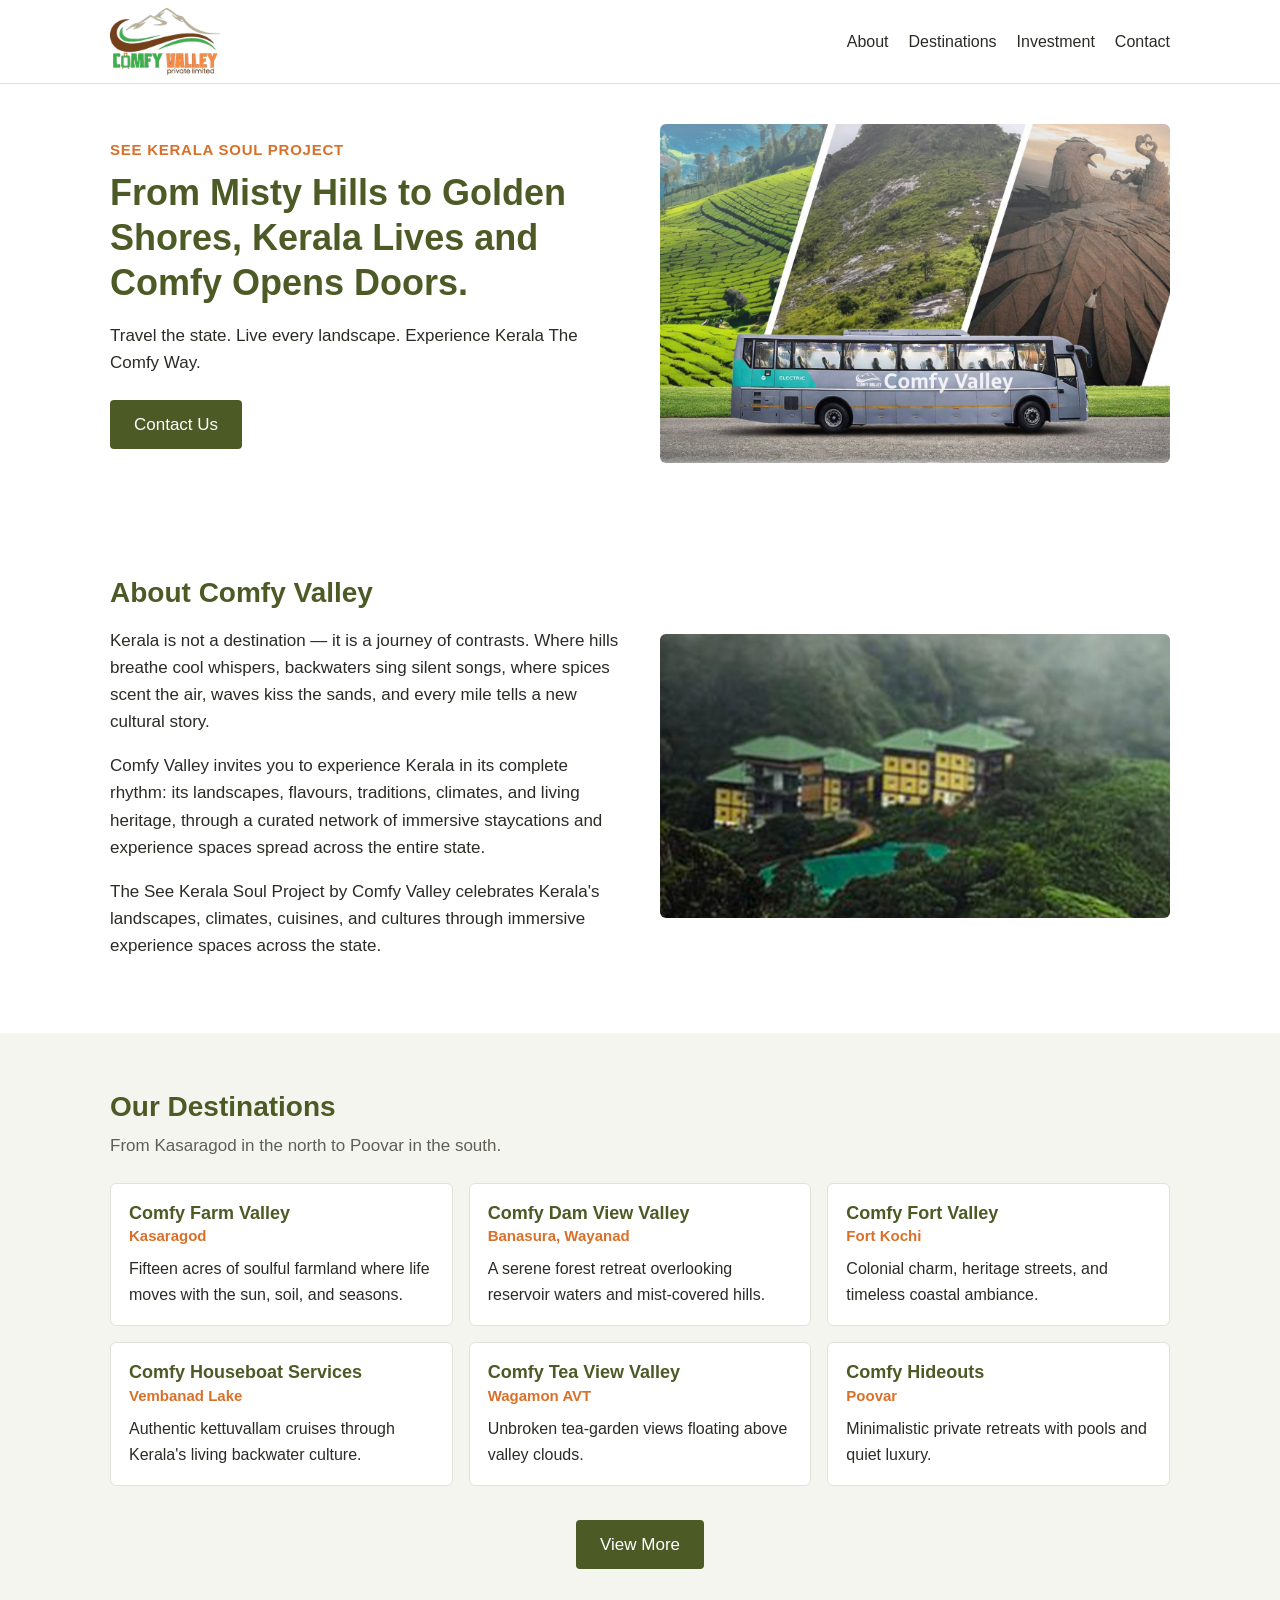
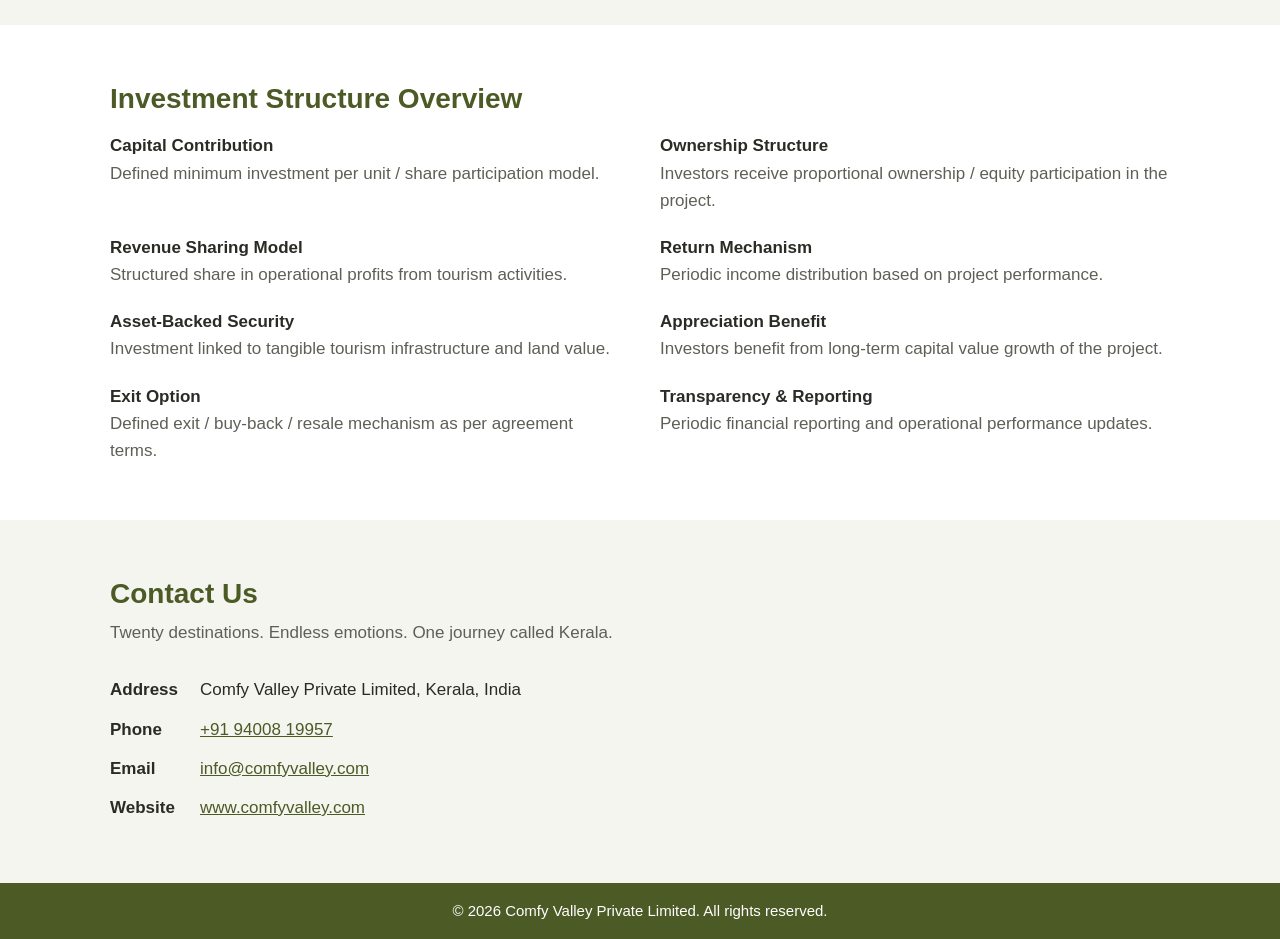
<file: index.html>
<!DOCTYPE html>
<html lang="en">
<head>
  <meta charset="utf-8">
  <meta name="viewport" content="width=device-width, initial-scale=1">
  <title>Comfy Valley Private Limited | See Kerala Soul Project</title>
  <meta name="description" content="Comfy Valley invites you to experience Kerala through a curated network of immersive staycations and experience spaces across the entire state.">
  <link rel="icon" href="images/favicon.png">
  <link rel="stylesheet" href="style.css">
</head>
<body>

  <header class="site-header">
    <div class="wrap header-row">
      <a href="#top"><img class="logo" src="images/logo.png" alt="Comfy Valley Private Limited" width="300" height="184"></a>
      <nav>
        <a href="#about">About</a>
        <a href="#destinations">Destinations</a>
        <a href="#investment">Investment</a>
        <a href="#contact">Contact</a>
      </nav>
    </div>
  </header>

  <main id="top">

    <section class="hero">
      <div class="wrap hero-row">
        <div>
          <p class="eyebrow">See Kerala Soul Project</p>
          <h1>From Misty Hills to Golden Shores, Kerala Lives and Comfy Opens Doors.</h1>
          <p>Travel the state. Live every landscape. Experience Kerala The Comfy Way.</p>
          <a class="btn" href="#contact">Contact Us</a>
        </div>
        <img src="images/hero.jpg" alt="Comfy Valley electric bus in front of Kerala's tea hills, green peaks and the Jatayu statue" width="1400" height="926">
      </div>
    </section>

    <section id="about">
      <div class="wrap about-row">
        <div>
          <h2>About Comfy Valley</h2>
          <p>Kerala is not a destination &mdash; it is a journey of contrasts. Where hills breathe cool whispers, backwaters sing silent songs, where spices scent the air, waves kiss the sands, and every mile tells a new cultural story.</p>
          <p>Comfy Valley invites you to experience Kerala in its complete rhythm: its landscapes, flavours, traditions, climates, and living heritage, through a curated network of immersive staycations and experience spaces spread across the entire state.</p>
          <p>The See Kerala Soul Project by Comfy Valley celebrates Kerala's landscapes, climates, cuisines, and cultures through immersive experience spaces across the state.</p>
        </div>
        <img src="images/resort.jpg" alt="Hillside stay surrounded by mist and green forest" width="1000" height="557" loading="lazy">
      </div>
    </section>

    <section id="destinations" class="tinted">
      <div class="wrap">
        <h2>Our Destinations</h2>
        <p class="lead">From Kasaragod in the north to Poovar in the south.</p>
        <div class="grid">
          <article class="card"><h3>Comfy Farm Valley</h3><p class="place">Kasaragod</p><p>Fifteen acres of soulful farmland where life moves with the sun, soil, and seasons.</p></article>
          <article class="card"><h3>Comfy Dam View Valley</h3><p class="place">Banasura, Wayanad</p><p>A serene forest retreat overlooking reservoir waters and mist-covered hills.</p></article>
          <article class="card"><h3>Comfy Fort Valley</h3><p class="place">Fort Kochi</p><p>Colonial charm, heritage streets, and timeless coastal ambiance.</p></article>
          <article class="card"><h3>Comfy Houseboat Services</h3><p class="place">Vembanad Lake</p><p>Authentic kettuvallam cruises through Kerala's living backwater culture.</p></article>
          <article class="card"><h3>Comfy Tea View Valley</h3><p class="place">Wagamon AVT</p><p>Unbroken tea-garden views floating above valley clouds.</p></article>
          <article class="card"><h3>Comfy Hideouts</h3><p class="place">Poovar</p><p>Minimalistic private retreats with pools and quiet luxury.</p></article>
        </div>
        <p class="more"><a class="btn" href="destinations.html">View More</a></p>
      </div>
    </section>

    <section id="investment">
      <div class="wrap">
        <h2>Investment Structure Overview</h2>
        <dl class="terms">
          <div><dt>Capital Contribution</dt><dd>Defined minimum investment per unit / share participation model.</dd></div>
          <div><dt>Ownership Structure</dt><dd>Investors receive proportional ownership / equity participation in the project.</dd></div>
          <div><dt>Revenue Sharing Model</dt><dd>Structured share in operational profits from tourism activities.</dd></div>
          <div><dt>Return Mechanism</dt><dd>Periodic income distribution based on project performance.</dd></div>
          <div><dt>Asset-Backed Security</dt><dd>Investment linked to tangible tourism infrastructure and land value.</dd></div>
          <div><dt>Appreciation Benefit</dt><dd>Investors benefit from long-term capital value growth of the project.</dd></div>
          <div><dt>Exit Option</dt><dd>Defined exit / buy-back / resale mechanism as per agreement terms.</dd></div>
          <div><dt>Transparency &amp; Reporting</dt><dd>Periodic financial reporting and operational performance updates.</dd></div>
        </dl>
      </div>
    </section>

    <section id="contact" class="tinted">
      <div class="wrap">
        <h2>Contact Us</h2>
        <p class="lead">Twenty destinations. Endless emotions. One journey called Kerala.</p>
        <ul class="contact">
          <li><span>Address</span>Comfy Valley Private Limited, Kerala, India</li>
          <li><span>Phone</span><a href="tel:+919400819957">+91 94008 19957</a></li>
          <li><span>Email</span><a href="mailto:info@comfyvalley.com">info@comfyvalley.com</a></li>
          <li><span>Website</span><a href="https://www.comfyvalley.com">www.comfyvalley.com</a></li>
        </ul>
      </div>
    </section>

  </main>

  <footer class="site-footer">
    <div class="wrap">&copy; 2026 Comfy Valley Private Limited. All rights reserved.</div>
  </footer>

</body>
</html>
</file>
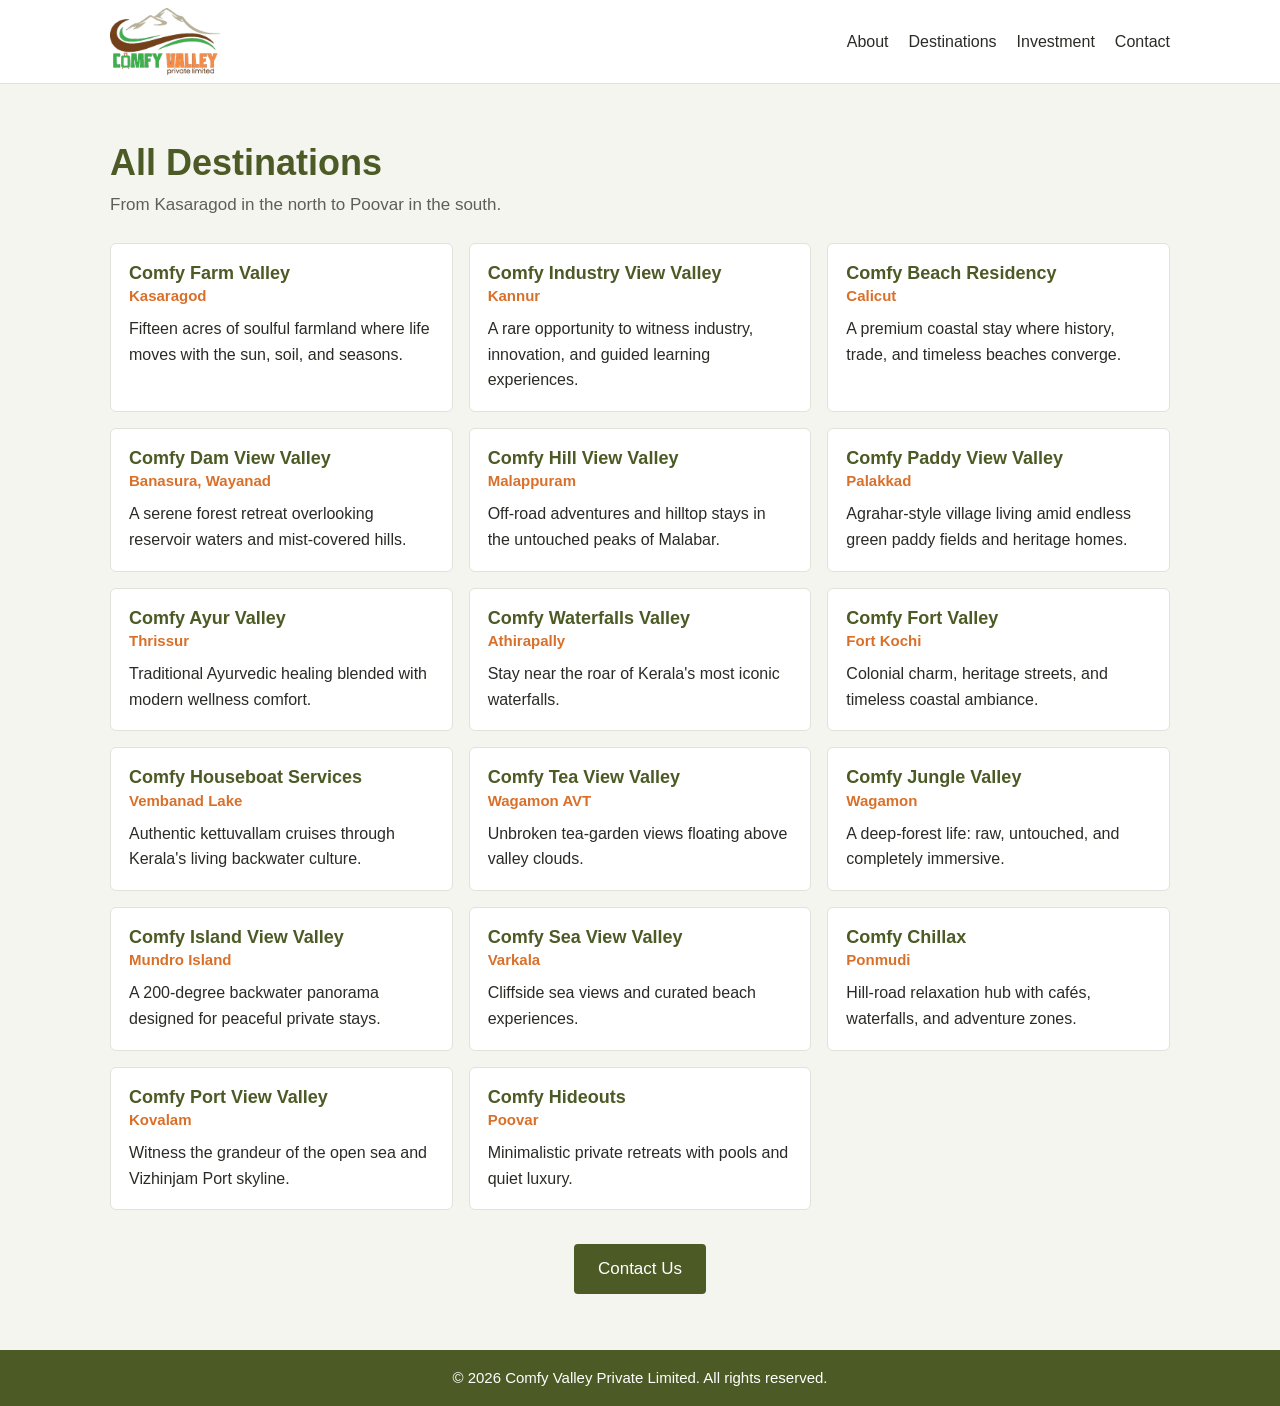
<file: destinations.html>
<!DOCTYPE html>
<html lang="en">
<head>
  <meta charset="utf-8">
  <meta name="viewport" content="width=device-width, initial-scale=1">
  <title>All Destinations | Comfy Valley Private Limited</title>
  <meta name="description" content="All Comfy Valley destinations across Kerala, from Kasaragod in the north to Poovar in the south.">
  <link rel="icon" href="images/favicon.png">
  <link rel="stylesheet" href="style.css">
</head>
<body>

  <header class="site-header">
    <div class="wrap header-row">
      <a href="index.html"><img class="logo" src="images/logo.png" alt="Comfy Valley Private Limited" width="300" height="184"></a>
      <nav>
        <a href="index.html#about">About</a>
        <a href="destinations.html">Destinations</a>
        <a href="index.html#investment">Investment</a>
        <a href="index.html#contact">Contact</a>
      </nav>
    </div>
  </header>

  <main>
    <section class="tinted">
      <div class="wrap">
        <h1>All Destinations</h1>
        <p class="lead">From Kasaragod in the north to Poovar in the south.</p>
        <div class="grid">
          <article class="card"><h3>Comfy Farm Valley</h3><p class="place">Kasaragod</p><p>Fifteen acres of soulful farmland where life moves with the sun, soil, and seasons.</p></article>
          <article class="card"><h3>Comfy Industry View Valley</h3><p class="place">Kannur</p><p>A rare opportunity to witness industry, innovation, and guided learning experiences.</p></article>
          <article class="card"><h3>Comfy Beach Residency</h3><p class="place">Calicut</p><p>A premium coastal stay where history, trade, and timeless beaches converge.</p></article>
          <article class="card"><h3>Comfy Dam View Valley</h3><p class="place">Banasura, Wayanad</p><p>A serene forest retreat overlooking reservoir waters and mist-covered hills.</p></article>
          <article class="card"><h3>Comfy Hill View Valley</h3><p class="place">Malappuram</p><p>Off-road adventures and hilltop stays in the untouched peaks of Malabar.</p></article>
          <article class="card"><h3>Comfy Paddy View Valley</h3><p class="place">Palakkad</p><p>Agrahar-style village living amid endless green paddy fields and heritage homes.</p></article>
          <article class="card"><h3>Comfy Ayur Valley</h3><p class="place">Thrissur</p><p>Traditional Ayurvedic healing blended with modern wellness comfort.</p></article>
          <article class="card"><h3>Comfy Waterfalls Valley</h3><p class="place">Athirapally</p><p>Stay near the roar of Kerala's most iconic waterfalls.</p></article>
          <article class="card"><h3>Comfy Fort Valley</h3><p class="place">Fort Kochi</p><p>Colonial charm, heritage streets, and timeless coastal ambiance.</p></article>
          <article class="card"><h3>Comfy Houseboat Services</h3><p class="place">Vembanad Lake</p><p>Authentic kettuvallam cruises through Kerala's living backwater culture.</p></article>
          <article class="card"><h3>Comfy Tea View Valley</h3><p class="place">Wagamon AVT</p><p>Unbroken tea-garden views floating above valley clouds.</p></article>
          <article class="card"><h3>Comfy Jungle Valley</h3><p class="place">Wagamon</p><p>A deep-forest life: raw, untouched, and completely immersive.</p></article>
          <article class="card"><h3>Comfy Island View Valley</h3><p class="place">Mundro Island</p><p>A 200-degree backwater panorama designed for peaceful private stays.</p></article>
          <article class="card"><h3>Comfy Sea View Valley</h3><p class="place">Varkala</p><p>Cliffside sea views and curated beach experiences.</p></article>
          <article class="card"><h3>Comfy Chillax</h3><p class="place">Ponmudi</p><p>Hill-road relaxation hub with caf&eacute;s, waterfalls, and adventure zones.</p></article>
          <article class="card"><h3>Comfy Port View Valley</h3><p class="place">Kovalam</p><p>Witness the grandeur of the open sea and Vizhinjam Port skyline.</p></article>
          <article class="card"><h3>Comfy Hideouts</h3><p class="place">Poovar</p><p>Minimalistic private retreats with pools and quiet luxury.</p></article>
        </div>
        <p class="more"><a class="btn" href="index.html#contact">Contact Us</a></p>
      </div>
    </section>
  </main>

  <footer class="site-footer">
    <div class="wrap">&copy; 2026 Comfy Valley Private Limited. All rights reserved.</div>
  </footer>

</body>
</html>
</file>
<file: style.css>
:root {
  --olive: #4c5a25;
  --orange: #d9702a;
  --text: #2b2b26;
  --muted: #5f5f57;
  --tint: #f5f5f0;
  --line: #e2e2da;
}

* { box-sizing: border-box; }

html { scroll-behavior: smooth; scroll-padding-top: 90px; }

body {
  margin: 0;
  font-family: "Segoe UI", Roboto, "Noto Sans", Arial, sans-serif;
  font-size: 17px;
  line-height: 1.6;
  color: var(--text);
  background: #fff;
}

img { display: block; max-width: 100%; height: auto; border-radius: 6px; }

a { color: var(--olive); }

h1, h2, h3 { color: var(--olive); line-height: 1.25; margin: 0; }
h1 { font-size: 36px; margin-bottom: 14px; }
h2 { font-size: 28px; margin-bottom: 16px; }
h3 { font-size: 18px; }

.wrap { max-width: 1100px; margin: 0 auto; padding: 0 20px; }

section { padding: 56px 0; }
.tinted { background: var(--tint); }
.lead { color: var(--muted); margin: -8px 0 24px; }

/* Header */
.site-header {
  position: sticky;
  top: 0;
  z-index: 10;
  background: #fff;
  border-bottom: 1px solid var(--line);
}
.header-row {
  display: flex;
  align-items: center;
  justify-content: space-between;
  flex-wrap: wrap;
  gap: 8px 24px;
  padding-top: 8px;
  padding-bottom: 8px;
}
.logo { width: 110px; height: auto; border-radius: 0; }
nav { display: flex; flex-wrap: wrap; gap: 4px 20px; }
nav a { text-decoration: none; color: var(--text); font-size: 16px; }
nav a:hover { color: var(--orange); }

/* Hero */
.hero { padding: 40px 0 56px; }
.hero-row, .about-row {
  display: grid;
  grid-template-columns: 1fr 1fr;
  gap: 40px;
  align-items: center;
}
.eyebrow {
  margin: 0 0 8px;
  color: var(--orange);
  font-weight: 600;
  text-transform: uppercase;
  letter-spacing: 0.05em;
  font-size: 15px;
}
.btn {
  display: inline-block;
  margin-top: 6px;
  padding: 11px 24px;
  background: var(--olive);
  color: #fff;
  text-decoration: none;
  border-radius: 4px;
}
.btn:hover { background: #3c4819; }

/* Destinations */
.grid {
  display: grid;
  grid-template-columns: repeat(3, 1fr);
  gap: 16px;
}
.card {
  background: #fff;
  border: 1px solid var(--line);
  border-radius: 6px;
  padding: 18px;
}
.card p { margin: 0; font-size: 16px; }
.card .place { color: var(--orange); font-weight: 600; font-size: 15px; margin-bottom: 8px; }

/* Investment */
.terms {
  display: grid;
  grid-template-columns: repeat(2, 1fr);
  gap: 20px 40px;
  margin: 0;
}
dt { font-weight: 600; }
dd { margin: 0; color: var(--muted); }

/* Contact */
.contact { list-style: none; margin: 0; padding: 0; }
.contact li { padding: 6px 0; }
.contact span { display: inline-block; width: 90px; font-weight: 600; }

/* Footer */
.site-footer {
  background: var(--olive);
  color: #fff;
  font-size: 15px;
  padding: 16px 0;
  text-align: center;
}

@media (max-width: 800px) {
  body { font-size: 16px; }
  h1 { font-size: 28px; }
  h2 { font-size: 24px; }
  section { padding: 40px 0; }
  .hero { padding: 24px 0 40px; }
  html { scroll-padding-top: 120px; }
  .hero-row, .about-row, .terms { grid-template-columns: 1fr; gap: 24px; }
  .grid { grid-template-columns: repeat(2, 1fr); }
}

@media (max-width: 520px) {
  .grid { grid-template-columns: 1fr; }
  .logo { width: 90px; }
  nav { gap: 2px 14px; }
  nav a { font-size: 15px; }
  .contact span { display: block; width: auto; }
}

/* View More / page-end button */
.more { text-align: center; margin: 28px 0 0; }
</file>
